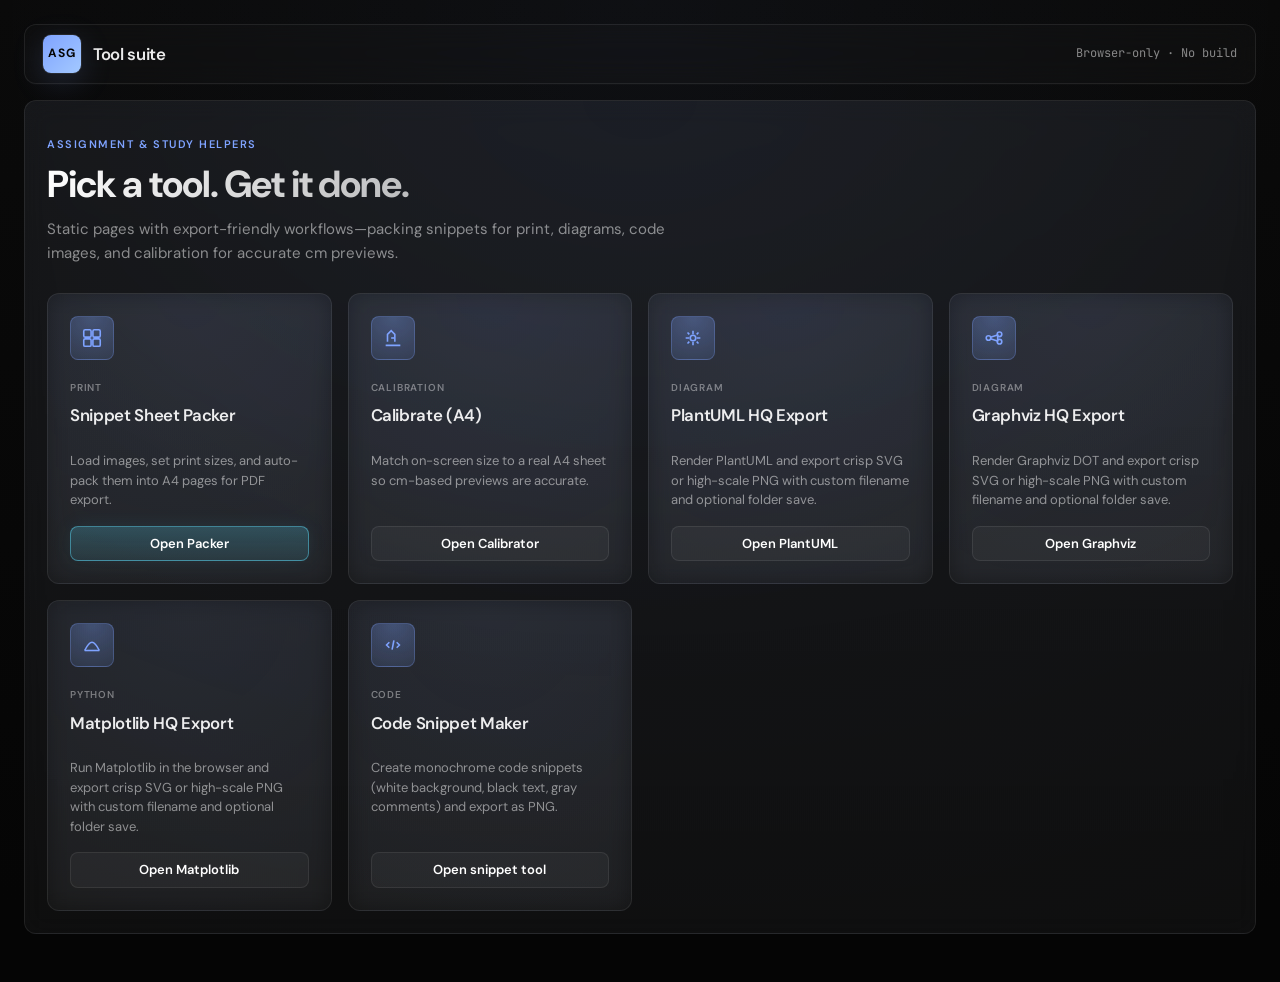
<file: index.html>
<!doctype html>
<html lang="en">
  <head>
    <meta charset="utf-8" />
    <meta name="viewport" content="width=device-width,initial-scale=1" />
    <title>ASG Tools</title>
    <link rel="stylesheet" href="./style.css" />
  </head>
  <body>
    <div class="app">
      <header class="topbar">
        <div class="topbar__left">
          <a class="brand" href="./index.html" aria-label="ASG home">ASG</a>
          <div class="topbar__title">Tool suite</div>
        </div>
        <div class="topbar__actions">
          <span class="topbar__meta">Browser-only · No build</span>
        </div>
      </header>

      <main class="main main--single">
        <section class="panel">
          <div class="landing__hero">
            <span class="landing__eyebrow">Assignment &amp; study helpers</span>
            <h1 class="landing__headline">Pick a tool. Get it done.</h1>
            <p class="landing__sub">
              Static pages with export-friendly workflows—packing snippets for
              print, diagrams, code images, and calibration for accurate cm
              previews.
            </p>
          </div>

          <div class="menuGrid">
            <article class="menuCard">
              <div class="menuCard__icon" aria-hidden="true">
                <svg viewBox="0 0 24 24" fill="none" stroke="currentColor" stroke-width="1.75">
                  <rect x="3" y="3" width="8" height="8" rx="1.5" />
                  <rect x="13" y="3" width="8" height="8" rx="1.5" />
                  <rect x="3" y="13" width="8" height="8" rx="1.5" />
                  <rect x="13" y="13" width="8" height="8" rx="1.5" />
                </svg>
              </div>
              <span class="menuCard__tag">Print</span>
              <h2 class="menuCard__title">Snippet Sheet Packer</h2>
              <p class="menuCard__desc">
                Load images, set print sizes, and auto-pack them into A4 pages
                for PDF export.
              </p>
              <div class="menuCard__actions">
                <a class="btn btn--primary" href="./packer.html">Open Packer</a>
              </div>
            </article>

            <article class="menuCard">
              <div class="menuCard__icon" aria-hidden="true">
                <svg viewBox="0 0 24 24" fill="none" stroke="currentColor" stroke-width="1.75">
                  <path d="M4 20h16M6 16V8l4-4 4 4v8" />
                  <path d="M10 12h4" />
                </svg>
              </div>
              <span class="menuCard__tag">Calibration</span>
              <h2 class="menuCard__title">Calibrate (A4)</h2>
              <p class="menuCard__desc">
                Match on-screen size to a real A4 sheet so cm-based previews are
                accurate.
              </p>
              <div class="menuCard__actions">
                <a class="btn" href="./calibrate.html">Open Calibrator</a>
              </div>
            </article>

            <article class="menuCard">
              <div class="menuCard__icon" aria-hidden="true">
                <svg viewBox="0 0 24 24" fill="none" stroke="currentColor" stroke-width="1.75">
                  <path d="M12 4v4M12 16v4M4 12h4M16 12h4" />
                  <circle cx="12" cy="12" r="3" />
                  <path d="M8 8l-2-2M16 8l2-2M8 16l-2 2M16 16l2 2" />
                </svg>
              </div>
              <span class="menuCard__tag">Diagram</span>
              <h2 class="menuCard__title">PlantUML HQ Export</h2>
              <p class="menuCard__desc">
                Render PlantUML and export crisp SVG or high-scale PNG with
                custom filename and optional folder save.
              </p>
              <div class="menuCard__actions">
                <a class="btn" href="./plantuml-high-clarity.html"
                  >Open PlantUML</a
                >
              </div>
            </article>

            <article class="menuCard">
              <div class="menuCard__icon" aria-hidden="true">
                <svg viewBox="0 0 24 24" fill="none" stroke="currentColor" stroke-width="1.75">
                  <circle cx="6" cy="12" r="2.5" />
                  <circle cx="18" cy="8" r="2.5" />
                  <circle cx="18" cy="16" r="2.5" />
                  <path d="M8.2 11.2l7.6-2.4M8.2 12.8l7.6 2.4M16 8v8" />
                </svg>
              </div>
              <span class="menuCard__tag">Diagram</span>
              <h2 class="menuCard__title">Graphviz HQ Export</h2>
              <p class="menuCard__desc">
                Render Graphviz DOT and export crisp SVG or high-scale PNG with
                custom filename and optional folder save.
              </p>
              <div class="menuCard__actions">
                <a class="btn" href="./graphviz-high-clarity.html"
                  >Open Graphviz</a
                >
              </div>
            </article>

            <article class="menuCard">
              <div class="menuCard__icon" aria-hidden="true">
                <svg viewBox="0 0 24 24" fill="none" stroke="currentColor" stroke-width="1.75">
                  <path d="M4 18c3-6 5-9 8-9s5 3 8 9" />
                  <path d="M4 18h16" />
                </svg>
              </div>
              <span class="menuCard__tag">Python</span>
              <h2 class="menuCard__title">Matplotlib HQ Export</h2>
              <p class="menuCard__desc">
                Run Matplotlib in the browser and export crisp SVG or high-scale
                PNG with custom filename and optional folder save.
              </p>
              <div class="menuCard__actions">
                <a class="btn" href="./matplotlib-high-clarity.html"
                  >Open Matplotlib</a
                >
              </div>
            </article>

            <article class="menuCard">
              <div class="menuCard__icon" aria-hidden="true">
                <svg viewBox="0 0 24 24" fill="none" stroke="currentColor" stroke-width="1.75">
                  <path d="M8 9l-3 3 3 3M16 9l3 3-3 3" />
                  <path d="M13 7l-2 10" />
                </svg>
              </div>
              <span class="menuCard__tag">Code</span>
              <h2 class="menuCard__title">Code Snippet Maker</h2>
              <p class="menuCard__desc">
                Create monochrome code snippets (white background, black text,
                gray comments) and export as PNG.
              </p>
              <div class="menuCard__actions">
                <a class="btn" href="./code-snippet-maker.html">Open snippet tool</a>
              </div>
            </article>
          </div>
        </section>
      </main>
    </div>
  </body>
</html>
</file>
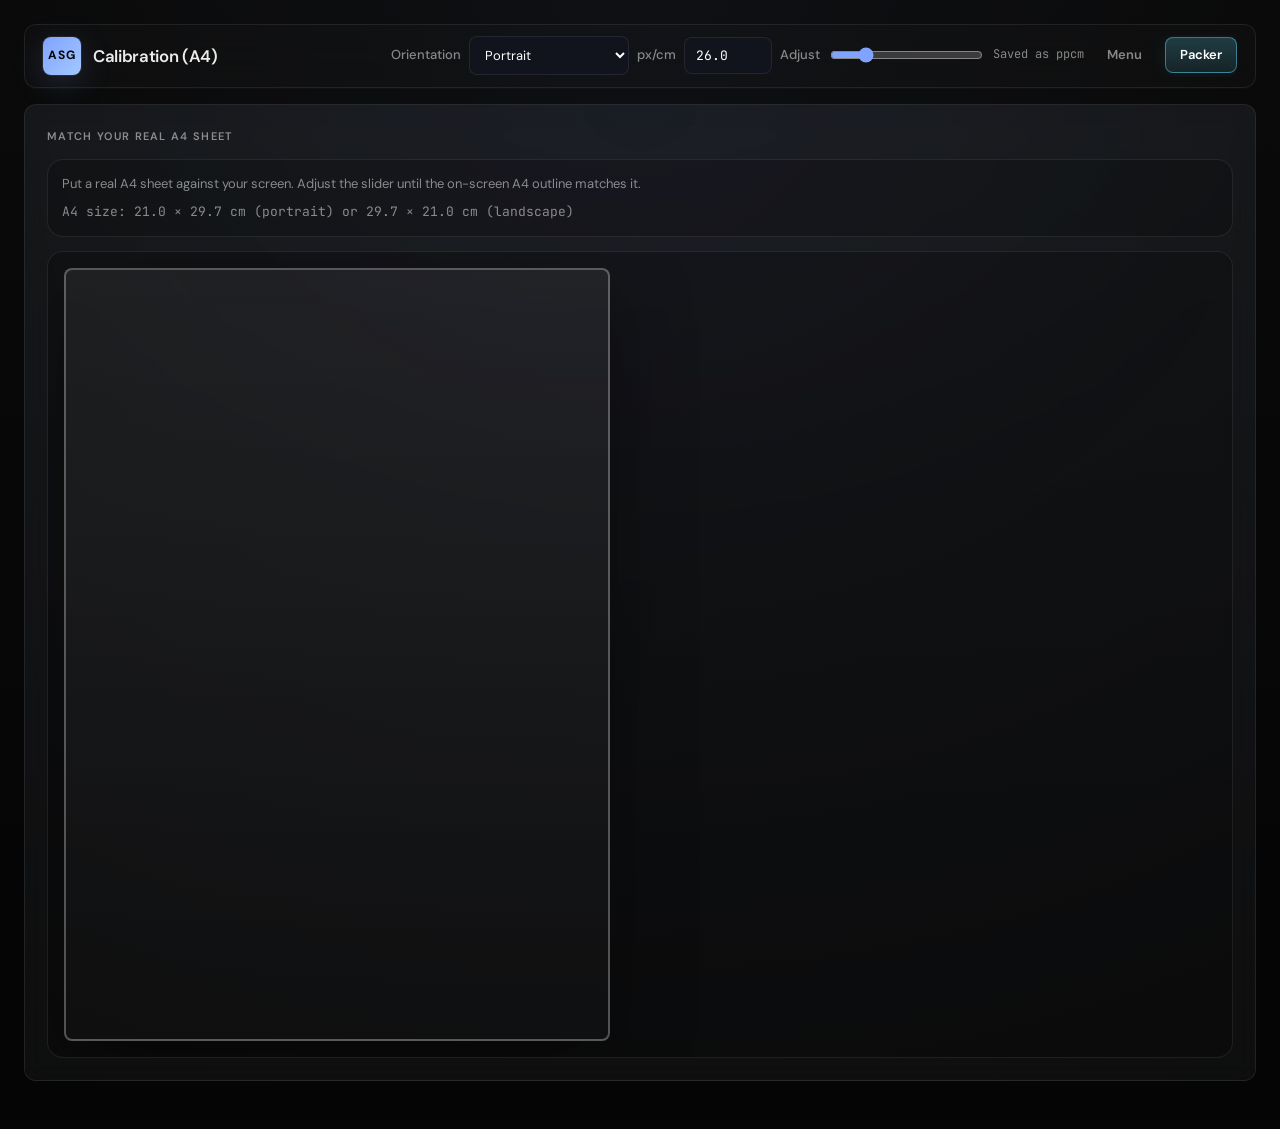
<file: calibrate.html>
<!doctype html>
<html lang="en">
  <head>
    <meta charset="utf-8" />
    <meta name="viewport" content="width=device-width,initial-scale=1" />
    <title>Calibrate (A4)</title>
    <link rel="stylesheet" href="./style.css" />
  </head>
  <body>
    <div class="app">
      <header class="topbar">
        <div class="topbar__left">
          <a class="brand" href="./index.html" aria-label="ASG home">ASG</a>
          <div class="topbar__title">Calibration (A4)</div>
        </div>
        <nav class="topbar__nav topbar__nav--scroll">
          <div class="toolField">
            <label class="setting__label" for="calOrientation">Orientation</label>
            <select id="calOrientation">
              <option value="portrait" selected>Portrait</option>
              <option value="landscape">Landscape</option>
            </select>
          </div>
          <div class="toolField toolField--narrow">
            <label class="setting__label" for="ppcm">px/cm</label>
            <input id="ppcm" type="number" min="5" max="200" step="0.1" value="26" />
          </div>
          <div class="toolField" style="flex: 1 1 200px; min-width: 160px;">
            <label class="setting__label" for="ppcmSlider">Adjust</label>
            <input id="ppcmSlider" type="range" min="10" max="120" step="0.5" value="26" style="width: 100%;" />
          </div>
          <div class="topbar__meta" style="white-space: nowrap;">
            Saved as <span class="mono">ppcm</span>
          </div>
          <a class="btn btn--ghost" href="./index.html">Menu</a>
          <a class="btn btn--primary" href="./packer.html">Packer</a>
        </nav>
      </header>

      <main class="main main--single">
        <section class="panel">
          <div class="panel__title">Match your real A4 sheet</div>

          <div class="calInfo">
            <div class="calInfo__line">
              Put a real A4 sheet against your screen. Adjust the slider until the on-screen A4 outline matches it.
            </div>
            <div class="calInfo__line mono">
              A4 size: 21.0 × 29.7 cm (portrait) or 29.7 × 21.0 cm (landscape)
            </div>
          </div>

          <div class="calStage">
            <div id="a4Outline" class="a4Outline" aria-label="A4 outline"></div>
          </div>
        </section>
      </main>
    </div>

    <script>
      const A4 = {
        portrait: { wCm: 21.0, hCm: 29.7 },
        landscape: { wCm: 29.7, hCm: 21.0 },
      };

      const outline = document.getElementById("a4Outline");
      const calOrientation = document.getElementById("calOrientation");
      const ppcm = document.getElementById("ppcm");
      const ppcmSlider = document.getElementById("ppcmSlider");

      function setPpcm(v) {
        const n = Number(v);
        const safe = Number.isFinite(n) ? Math.max(5, Math.min(200, n)) : 26;
        document.documentElement.style.setProperty("--ppcm", String(safe));
        ppcm.value = safe.toFixed(1);
        ppcmSlider.value = String(safe);
        try { localStorage.setItem("ppcm", String(safe)); } catch {}
        updateOutline();
      }

      function updateOutline() {
        const ori = calOrientation.value;
        const { wCm, hCm } = A4[ori];
        const cssPpcm = Number(getComputedStyle(document.documentElement).getPropertyValue("--ppcm")) || 26;
        outline.style.width = `${wCm * cssPpcm}px`;
        outline.style.height = `${hCm * cssPpcm}px`;
      }

      // Load saved calibration if present
      try {
        const saved = Number(localStorage.getItem("ppcm"));
        if (Number.isFinite(saved) && saved > 0) setPpcm(saved);
        else setPpcm(Number(ppcm.value));
      } catch {
        setPpcm(Number(ppcm.value));
      }

      calOrientation.addEventListener("change", updateOutline);
      ppcm.addEventListener("input", () => setPpcm(ppcm.value));
      ppcmSlider.addEventListener("input", () => setPpcm(ppcmSlider.value));

      updateOutline();
    </script>
  </body>
</html>
</file>
<file: style.css>
@import url("https://fonts.googleapis.com/css2?family=DM+Sans:ital,opsz,wght@0,9..40,400;0,9..40,500;0,9..40,600;0,9..40,700;1,9..40,400&family=JetBrains+Mono:ital,wght@0,400;0,500;0,600;1,400&display=swap");

:root {
  --font-sans:
    "DM Sans", ui-sans-serif, system-ui, -apple-system, "Segoe UI", Roboto,
    Helvetica, Arial, sans-serif;
  --font-mono:
    "JetBrains Mono", ui-monospace, SFMono-Regular, Menlo, Monaco, Consolas,
    "Liberation Mono", "Courier New", monospace;

  --bg-deep: #050505;
  --bg: #0a0a0a;
  --surface: rgba(255, 255, 255, 0.03);
  --surface-2: rgba(255, 255, 255, 0.04);
  --elevated: rgba(255, 255, 255, 0.06);
  --text: #ffffff;
  --text-soft: rgba(255, 255, 255, 0.92);
  --muted: rgba(255, 255, 255, 0.5);
  --muted-2: rgba(255, 255, 255, 0.4);
  --line: rgba(255, 255, 255, 0.08);
  --line-strong: rgba(255, 255, 255, 0.14);

  --accent: #7fa3ff;
  --accent-dim: rgba(127, 163, 255, 0.12);
  --accent-2: #a3c9ff;
  --danger: #ff7b9c;
  --danger-bg: rgba(255, 123, 156, 0.1);
  --danger-line: rgba(255, 123, 156, 0.28);

  --radius-sm: 8px;
  --radius: 12px;
  --radius-lg: 16px;
  --shadow-sm: 0 1px 1px rgba(0, 0, 0, 0.5);
  --shadow: 0 24px 80px rgba(0, 0, 0, 0.4);
  --shadow-glow:
    0 0 0 1px rgba(127, 163, 255, 0.16), 0 24px 80px rgba(0, 0, 0, 0.5);

  /* Calibrated pixels-per-centimeter for on-screen preview only. */
  --ppcm: 26;
  --snippet-font-px: 14px;
}

@media (max-width: 700px) {
  :root {
    --snippet-font-px: 13px;
  }
}

* {
  box-sizing: border-box;
}

html {
  scroll-behavior: smooth;
  color-scheme: dark;
}

@media (prefers-reduced-motion: reduce) {
  html {
    scroll-behavior: auto;
  }
  .menuCard:hover {
    transform: none;
  }
  .brand:hover {
    transform: none;
  }
}

html,
body {
  height: 100%;
}

body {
  margin: 0;
  font-family: var(--font-sans);
  font-size: 15px;
  line-height: 1.65;
  font-optical-sizing: auto;
  color: var(--text);
  background-color: var(--bg-deep);
  background-image:
    radial-gradient(circle at 50% 0%, rgba(127, 163, 255, 0.04), transparent 60%),
    linear-gradient(180deg, var(--bg) 0%, var(--bg-deep) 100%);
  background-attachment: fixed;
  -webkit-font-smoothing: antialiased;
  text-rendering: optimizeLegibility;
}

.mono {
  font-family: var(--font-mono);
}

.app {
  max-width: 1400px;
  margin: 0 auto;
  padding: 24px 24px 48px;
  min-height: 100%;
}

/* ——— Top bar ——— */
.topbar {
  display: flex;
  align-items: center;
  justify-content: space-between;
  gap: 16px;
  flex-wrap: wrap;
  padding: 10px 18px;
  background: rgba(255, 255, 255, 0.02);
  border: 1px solid var(--line);
  border-radius: var(--radius);
  backdrop-filter: blur(16px) saturate(120%);
  box-shadow: 0 1px 0 rgba(255, 255, 255, 0.02);
}

.topbar__left {
  display: flex;
  align-items: center;
  gap: 12px;
  min-width: 0;
  flex: 1 1 auto;
}

.brand {
  flex-shrink: 0;
  display: inline-flex;
  align-items: center;
  justify-content: center;
  width: 38px;
  height: 38px;
  border-radius: var(--radius-sm);
  font-weight: 700;
  font-size: 12px;
  letter-spacing: 0.08em;
  text-decoration: none;
  color: var(--bg-deep);
  background: linear-gradient(135deg, var(--accent) 0%, var(--accent-2) 100%);
  box-shadow: 0 0 0 1px rgba(255, 255, 255, 0.08), 0 8px 32px rgba(127, 163, 255, 0.18);
  transition: transform 160ms cubic-bezier(0.25, 0.1, 0.25, 1), box-shadow 160ms ease;
}

.brand:hover {
  transform: translateY(-1px);
  box-shadow: 0 0 0 1px rgba(255, 255, 255, 0.12), 0 12px 40px rgba(127, 163, 255, 0.24);
}

.topbar__title {
  margin: 0;
  font-size: 1.05rem;
  font-weight: 600;
  letter-spacing: -0.02em;
  color: var(--text-soft);
  line-height: 1.25;
  min-width: 0;
}

.topbar__actions {
  display: flex;
  flex-wrap: wrap;
  gap: 8px;
  align-items: center;
  justify-content: flex-end;
}

.topbar__nav {
  display: flex;
  flex-wrap: wrap;
  gap: 8px;
  align-items: center;
  justify-content: flex-end;
  max-width: 100%;
}

.topbar__nav--scroll {
  flex-wrap: nowrap;
  overflow-x: auto;
  overflow-y: hidden;
  -webkit-overflow-scrolling: touch;
  padding-bottom: 2px;
  scrollbar-width: thin;
}

.topbar__nav--scroll::-webkit-scrollbar {
  height: 4px;
}

.topbar__nav--scroll::-webkit-scrollbar-thumb {
  background: var(--line-strong);
  border-radius: 4px;
}

.topbar__meta {
  font-size: 12px;
  color: var(--muted);
  font-family: var(--font-mono);
}

/* ——— Layout ——— */
.main {
  display: grid;
  grid-template-columns: 1fr minmax(280px, 380px);
  gap: 16px;
  margin-top: 16px;
  align-items: start;
}

.main--single {
  grid-template-columns: 1fr;
}

.main--split {
  grid-template-columns: 1fr minmax(280px, 380px);
}

.main--even {
  grid-template-columns: 1fr 1fr;
}

@media (max-width: 980px) {
  .main,
  .main--split,
  .main--even {
    grid-template-columns: 1fr;
  }
}

.panel {
  border: 1px solid var(--line);
  border-radius: var(--radius);
  background: radial-gradient(120% 120% at 50% 0%, rgba(127, 163, 255, 0.05), transparent),
    var(--surface-2);
  padding: 22px;
  min-height: 520px;
  backdrop-filter: blur(12px);
}

.panel--right {
  background: linear-gradient(
    165deg,
    rgba(22, 30, 46, 0.95) 0%,
    rgba(14, 19, 30, 0.92) 100%
  );
}

.panel__title {
  font-size: 11px;
  font-weight: 600;
  letter-spacing: 0.12em;
  text-transform: uppercase;
  color: var(--muted);
  margin: 0 0 14px;
}

.panel__footer {
  margin-top: 14px;
  padding-top: 14px;
  border-top: 1px solid var(--line);
}

.panel__footer-extras {
  margin-top: 10px;
}

/* ——— Buttons ——— */
.btn {
  appearance: none;
  display: inline-flex;
  align-items: center;
  justify-content: center;
  gap: 6px;
  border: 1px solid var(--line);
  background: rgba(255, 255, 255, 0.04);
  color: var(--text);
  padding: 9px 14px;
  border-radius: var(--radius-sm);
  cursor: pointer;
  user-select: none;
  font-family: inherit;
  font-weight: 600;
  font-size: 13px;
  text-decoration: none;
  line-height: 1.2;
  white-space: nowrap;
  transition:
    transform 0.08s ease,
    background 0.15s ease,
    border-color 0.15s ease,
    box-shadow 0.15s ease;
}

.btn:focus-visible {
  outline: 2px solid var(--accent);
  outline-offset: 2px;
}

.btn:hover {
  background: rgba(255, 255, 255, 0.08);
  border-color: var(--line-strong);
}

.btn:active {
  transform: translateY(1px);
}

.btn:disabled {
  opacity: 0.45;
  cursor: not-allowed;
}

.btn--primary {
  border-color: rgba(94, 225, 255, 0.45);
  background: linear-gradient(
    180deg,
    rgba(94, 225, 255, 0.22) 0%,
    rgba(94, 225, 255, 0.1) 100%
  );
  box-shadow: 0 0 20px rgba(94, 225, 255, 0.08);
}

.btn--primary:hover {
  border-color: rgba(94, 225, 255, 0.6);
  background: linear-gradient(
    180deg,
    rgba(94, 225, 255, 0.3) 0%,
    rgba(94, 225, 255, 0.14) 100%
  );
}

.btn--small {
  padding: 7px 11px;
  font-size: 12px;
}

.btn--ghost {
  background: transparent;
  border-color: transparent;
  color: var(--muted);
}

.btn--ghost:hover {
  color: var(--text);
  background: rgba(255, 255, 255, 0.06);
}

/* ——— Landing ——— */
.landing__hero {
  padding: 8px 0 28px;
  max-width: 640px;
}

.landing__eyebrow {
  display: inline-block;
  font-size: 11px;
  font-weight: 600;
  letter-spacing: 0.14em;
  text-transform: uppercase;
  color: var(--accent);
  margin-bottom: 10px;
}

.landing__headline {
  margin: 0 0 12px;
  font-size: clamp(1.75rem, 4vw, 2.35rem);
  font-weight: 700;
  letter-spacing: -0.03em;
  line-height: 1.15;
  background: linear-gradient(120deg, var(--text) 0%, var(--muted) 100%);
  -webkit-background-clip: text;
  background-clip: text;
  color: transparent;
}

.landing__sub {
  margin: 0;
  font-size: 15px;
  color: var(--muted);
  line-height: 1.55;
}

@keyframes fade-in-up {
  from {
    opacity: 0;
    transform: translateY(12px);
  }
  to {
    opacity: 1;
    transform: translateY(0);
  }
}

.menuGrid {
  display: grid;
  grid-template-columns: repeat(auto-fill, minmax(280px, 1fr));
  gap: 16px;
}

.menuCard {
  animation: fade-in-up 600ms cubic-bezier(0.25, 0.1, 0.25, 1) backwards;
}

.menuGrid .menuCard:nth-child(1) { animation-delay: 40ms; }
.menuGrid .menuCard:nth-child(2) { animation-delay: 80ms; }
.menuGrid .menuCard:nth-child(3) { animation-delay: 120ms; }
.menuGrid .menuCard:nth-child(4) { animation-delay: 160ms; }
.menuGrid .menuCard:nth-child(5) { animation-delay: 200ms; }
.menuGrid .menuCard:nth-child(6) { animation-delay: 240ms; }

.menuCard {
  position: relative;
  display: flex;
  flex-direction: column;
  border: 1px solid var(--line);
  border-radius: var(--radius);
  padding: 22px;
  background: radial-gradient(120% 120% at 50% 0%, rgba(127, 163, 255, 0.06), transparent),
    rgba(255, 255, 255, 0.02);
  backdrop-filter: blur(12px);
  transition: transform 200ms cubic-bezier(0.25, 0.1, 0.25, 1),
    border-color 200ms ease, box-shadow 200ms ease;
  min-height: 240px;
}

.menuCard:hover {
  transform: translateY(-4px);
  border-color: rgba(127, 163, 255, 0.28);
  box-shadow: var(--shadow-glow);
}

.menuCard__icon {
  width: 44px;
  height: 44px;
  border-radius: var(--radius-sm);
  display: flex;
  align-items: center;
  justify-content: center;
  margin-bottom: 20px;
  background: radial-gradient(120% 120% at 50% 0%, rgba(127, 163, 255, 0.24), transparent),
    var(--accent-dim);
  border: 1px solid rgba(127, 163, 255, 0.28);
  color: var(--accent);
}

.menuCard__icon svg {
  width: 22px;
  height: 22px;
}

.menuCard__tag {
  display: inline-block;
  font-size: 10px;
  font-weight: 600;
  letter-spacing: 0.08em;
  text-transform: uppercase;
  color: var(--muted-2);
  margin-bottom: 6px;
}

.menuCard__title {
  font-weight: 600;
  font-size: 1.05rem;
  letter-spacing: -0.02em;
  margin: 0 0 8px;
  color: var(--text-soft);
}

.menuCard__desc {
  color: var(--muted);
  font-size: 13px;
  line-height: 1.5;
  flex: 1 1 auto;
  margin-bottom: 16px;
}

.menuCard__actions {
  margin-top: auto;
}

.menuCard__actions .btn {
  width: 100%;
}

.empty {
  border: 1px dashed rgba(255, 255, 255, 0.16);
  border-radius: var(--radius-lg);
  padding: 28px 22px;
  background: rgba(0, 0, 0, 0.2);
  text-align: center;
  margin-top: 14px;
}

.empty__title {
  font-weight: 600;
  font-size: 15px;
}

.empty__hint {
  color: var(--muted);
  margin-top: 8px;
  font-size: 13px;
  line-height: 1.45;
}

.hidden {
  display: none !important;
}

.review__nav {
  display: flex;
  justify-content: space-between;
  align-items: center;
  gap: 10px;
}

.review__counter {
  color: var(--muted);
  font-size: 13px;
  font-family: var(--font-mono);
}

.controls {
  margin-top: 12px;
  border: 1px solid var(--line);
  border-radius: var(--radius-lg);
  padding: 14px;
  background: rgba(0, 0, 0, 0.22);
}

.controls__row {
  display: flex;
  gap: 12px;
  align-items: flex-end;
  flex-wrap: wrap;
}

.controls__row--meta {
  margin-top: 12px;
}

.control {
  flex: 1 1 260px;
  min-width: 220px;
}

.control--compact {
  flex: 0 0 auto;
  min-width: 160px;
}

.control__label {
  font-size: 12px;
  font-weight: 500;
  color: var(--muted);
  margin-bottom: 8px;
}

.control__inline {
  display: flex;
  align-items: center;
  gap: 10px;
}

input[type="range"] {
  width: 100%;
  accent-color: var(--accent);
}

.meta {
  display: flex;
  gap: 14px;
  flex-wrap: wrap;
  color: var(--muted);
  font-size: 13px;
}

.meta__k {
  color: var(--text-soft);
  opacity: 0.9;
  margin-right: 6px;
  font-weight: 500;
}

.stage {
  margin-top: 12px;
  padding: 14px;
  border-radius: var(--radius-lg);
  border: 1px solid var(--line);
  background: rgba(0, 0, 0, 0.18);
}

.stage__cal {
  display: flex;
  gap: 10px;
  align-items: center;
  justify-content: space-between;
  flex-wrap: wrap;
  margin-bottom: 10px;
  padding-bottom: 10px;
  border-bottom: 1px solid var(--line);
}

.cal__left {
  display: flex;
  gap: 10px;
  align-items: center;
  flex-wrap: wrap;
}

.cal__label {
  font-size: 12px;
  color: var(--muted);
}

.cal__value {
  font-family: var(--font-mono);
  color: var(--text-soft);
  font-size: 12px;
}

.cal__ruler {
  position: relative;
  height: 16px;
  width: calc(10 * var(--ppcm) * 1px);
  border-radius: 999px;
  border: 1px solid rgba(255, 255, 255, 0.14);
  background: linear-gradient(
    90deg,
    rgba(94, 225, 255, 0.15),
    rgba(158, 255, 217, 0.1)
  );
  overflow: hidden;
}

.cal__ruler:before {
  content: "";
  position: absolute;
  inset: 0;
  background: repeating-linear-gradient(
    to right,
    rgba(255, 255, 255, 0.35) 0px,
    rgba(255, 255, 255, 0.35) 1px,
    transparent 1px,
    transparent calc(var(--ppcm) * 1px)
  );
  opacity: 0.35;
  pointer-events: none;
}

.cal__rulerText {
  font-size: 12px;
  color: var(--muted);
}

.cal__slider {
  width: 190px;
}

.stage__frame {
  display: flex;
  flex-direction: column;
  gap: 10px;
}

.frame__label {
  font-size: 12px;
  color: var(--muted);
}

.frame {
  width: calc(18 * var(--ppcm) * 1px);
  height: calc(27 * var(--ppcm) * 1px);
  max-width: 100%;
  border-radius: var(--radius-lg);
  border: 1px solid rgba(255, 255, 255, 0.14);
  background: linear-gradient(
    180deg,
    rgba(255, 255, 255, 0.06),
    rgba(255, 255, 255, 0.02)
  );
  position: relative;
  overflow: hidden;
  display: flex;
  align-items: center;
  justify-content: center;
  margin: 0 auto;
}

.frame:before {
  content: "";
  position: absolute;
  inset: 0;
  background:
    linear-gradient(to right, rgba(255, 255, 255, 0.05) 1px, transparent 1px),
    linear-gradient(to bottom, rgba(255, 255, 255, 0.05) 1px, transparent 1px);
  background-size: calc(var(--ppcm) * 1px) calc(var(--ppcm) * 1px);
  opacity: 0.4;
  pointer-events: none;
}

.frame img {
  position: relative;
  image-rendering: auto;
  box-shadow: var(--shadow);
  border-radius: 8px;
}

.settings {
  display: flex;
  flex-direction: column;
  gap: 12px;
}

.setting {
  display: flex;
  align-items: center;
  justify-content: space-between;
  gap: 12px;
}

.setting__label {
  color: var(--muted);
  font-size: 13px;
  font-weight: 500;
}

.setting input,
.setting select {
  width: 150px;
  padding: 9px 11px;
  border-radius: var(--radius-sm);
  background: rgba(18, 20, 30, 0.98);
  border: 1px solid var(--line);
  color: var(--text);
  font-family: inherit;
  font-size: 13px;
}

.setting input[type="checkbox"] {
  width: auto;
  height: 18px;
  padding: 0;
  accent-color: #5ee1ff;
}

.setting input:focus,
.setting select:focus {
  outline: none;
  border-color: rgba(94, 225, 255, 0.45);
  box-shadow: 0 0 0 3px rgba(94, 225, 255, 0.12);
}

.status {
  color: var(--muted);
  font-size: 13px;
  line-height: 1.5;
}

.progress {
  display: flex;
  align-items: center;
  gap: 10px;
}

.progress__track {
  flex: 1 1 auto;
  height: 8px;
  border-radius: 999px;
  background: rgba(255, 255, 255, 0.08);
  border: 1px solid var(--line);
  overflow: hidden;
}

.progress__bar {
  height: 100%;
  background: linear-gradient(90deg, var(--accent) 0%, var(--accent-2) 100%);
  transition: width 0.2s ease;
}

.progress__label {
  font-size: 12px;
  color: var(--muted);
  font-family: var(--font-mono);
  min-width: 44px;
  text-align: right;
}

.calInfo {
  border: 1px solid var(--line);
  border-radius: var(--radius-lg);
  background: rgba(0, 0, 0, 0.18);
  padding: 14px;
}

.calInfo__line {
  color: var(--muted);
  font-size: 13px;
  line-height: 1.55;
}

.calInfo__line + .calInfo__line {
  margin-top: 8px;
}

.calStage {
  margin-top: 14px;
  padding: 16px;
  border-radius: var(--radius-lg);
  border: 1px solid var(--line);
  background: rgba(0, 0, 0, 0.2);
  overflow: auto;
}

.a4Outline {
  border-radius: var(--radius-sm);
  border: 2px solid rgba(255, 255, 255, 0.28);
  background: linear-gradient(
    180deg,
    rgba(255, 255, 255, 0.06),
    rgba(255, 255, 255, 0.02)
  );
  box-shadow: var(--shadow);
}

/* ——— Shared diagram / code tools ——— */
.toolToolbar {
  display: flex;
  flex-wrap: wrap;
  gap: 8px;
  align-items: center;
  margin-bottom: 14px;
}

.toolField {
  display: inline-flex;
  align-items: center;
  gap: 8px;
}

.toolField .setting__label {
  margin: 0;
  white-space: nowrap;
}

.toolField input,
.toolField select {
  width: 160px;
  padding: 9px 11px;
  border-radius: var(--radius-sm);
  background: rgba(18, 20, 30, 0.98);
  border: 1px solid var(--line);
  color: var(--text);
  font-family: inherit;
  font-size: 13px;
}

.toolField input:focus,
.toolField select:focus {
  outline: none;
  border-color: rgba(94, 225, 255, 0.45);
}

.toolField--narrow input {
  width: 88px;
  font-family: var(--font-mono);
}

.toolLayout {
  display: grid;
  grid-template-columns: 1fr 1fr;
  gap: 14px;
}

@media (max-width: 980px) {
  .toolLayout {
    grid-template-columns: 1fr;
  }
}

.toolEditor {
  min-height: 520px;
  width: 100%;
  resize: vertical;
  border-radius: var(--radius);
  border: 1px solid var(--line);
  padding: 14px;
  background: rgba(0, 0, 0, 0.35);
  color: var(--text);
  font-family: var(--font-mono);
  font-size: 13px;
  line-height: 1.45;
}

.toolEditor:focus {
  outline: none;
  border-color: rgba(94, 225, 255, 0.4);
  box-shadow: 0 0 0 3px rgba(94, 225, 255, 0.1);
}

.toolPreview {
  border: 1px solid var(--line);
  border-radius: var(--radius);
  min-height: 520px;
  background: rgba(0, 0, 0, 0.22);
  overflow: auto;
}

.toolPreview svg {
  display: block;
  margin: 0 auto;
  max-width: none;
}

.toolPreview img {
  display: block;
  margin: 0 auto;
  max-width: none;
}

.statusDetails {
  margin-top: 10px;
  white-space: pre-wrap;
  word-break: break-word;
  font-family: var(--font-mono);
  font-size: 12px;
  color: var(--text-soft);
  background: var(--danger-bg);
  border: 1px solid var(--danger-line);
  padding: 10px 12px;
  border-radius: var(--radius-sm);
  max-height: 220px;
  overflow: auto;
}

.errorBox {
  padding: 18px;
  color: var(--text-soft);
}

.errorBox__title {
  font-weight: 600;
  font-size: 14px;
  margin-bottom: 10px;
  color: var(--danger);
}

.errorBox__pre {
  font-family: var(--font-mono);
  font-size: 12px;
  white-space: pre-wrap;
  word-break: break-word;
  background: var(--danger-bg);
  border: 1px solid var(--danger-line);
  padding: 12px 14px;
  border-radius: var(--radius-sm);
  margin: 0;
  max-height: 520px;
  overflow: auto;
}

/* ——— Code snippet maker (light canvas inside dark chrome) ——— */
.snippetToolbar {
  display: flex;
  gap: 8px;
  flex-wrap: wrap;
  margin-bottom: 12px;
  align-items: flex-end;
}

.snippetField {
  display: inline-flex;
  align-items: center;
  gap: 8px;
}

.snippetField--check {
  gap: 6px;
  padding: 8px 10px;
  border: 1px solid var(--line);
  border-radius: var(--radius-sm);
  background: rgba(0, 0, 0, 0.18);
}

.snippetField--check input[type="checkbox"] {
  width: 15px;
  min-width: 15px;
  height: 15px;
  accent-color: var(--accent);
  margin: 0;
}

.snippetField .snippetLabel {
  font-size: 12px;
  font-weight: 500;
  color: var(--muted);
  white-space: nowrap;
}

.snippetField input:not([type="checkbox"]) {
  border: 1px solid var(--line);
  border-radius: var(--radius-sm);
  padding: 8px 11px;
  background: rgba(18, 20, 30, 0.98);
  color: var(--text);
  font-family: inherit;
  font-size: 13px;
  width: 140px;
}

.snippetField input:not([type="checkbox"]):focus {
  outline: none;
  border-color: rgba(94, 225, 255, 0.45);
}

.snippetField select {
  border: 1px solid var(--line);
  border-radius: var(--radius-sm);
  padding: 8px 11px;
  background: rgba(18, 20, 30, 0.98);
  color: var(--text);
  font-family: inherit;
  font-size: 13px;
  width: 170px;
}

.snippetField select:focus {
  outline: none;
  border-color: rgba(94, 225, 255, 0.45);
}

.snippetEditor {
  width: 100%;
  min-height: 520px;
  resize: vertical;
  border: 1px solid var(--line);
  border-radius: var(--radius);
  padding: 14px;
  font-family: var(--font-mono);
  font-size: var(--snippet-font-px, 14px);
  line-height: 1.45;
  color: #0a0a0a;
  background: #fafbfc;
  color-scheme: light;
}

.snippetEditor:focus {
  outline: none;
  border-color: rgba(94, 225, 255, 0.5);
  box-shadow: 0 0 0 3px rgba(94, 225, 255, 0.12);
}

.snippetPreviewWrap {
  border: 1px solid var(--line);
  border-radius: var(--radius);
  min-height: 520px;
  overflow: auto;
  background: #fafbfc;
  display: flex;
  justify-content: flex-start;
  align-items: flex-start;
  color-scheme: light;
}

#capture,
.snippetCapture {
  display: inline-block;
  max-width: 100%;
  box-sizing: border-box;
  background: #fafbfc;
  padding: 18px;
  color-scheme: light;
}

#capture pre,
.snippetCapture pre {
  margin: 0;
  color: #0a0a0a;
  background: transparent;
  font-family: var(--font-mono);
  font-size: var(--snippet-font-px, 14px);
  line-height: 1.45;
  white-space: pre;
  width: max-content;
}

#capture pre .snippetLine,
.snippetCapture pre .snippetLine {
  display: block;
  min-height: 1.45em;
}

#capture.is-wrap pre,
.snippetCapture.is-wrap pre {
  white-space: pre-wrap;
  overflow-wrap: anywhere;
  word-break: break-word;
  width: 100%;
}

#capture.is-a4-wrap,
.snippetCapture.is-a4-wrap {
  width: 21cm;
  max-width: none;
}

#capture .comment,
.snippetCapture .comment {
  color: #6b7280;
}
</file>
